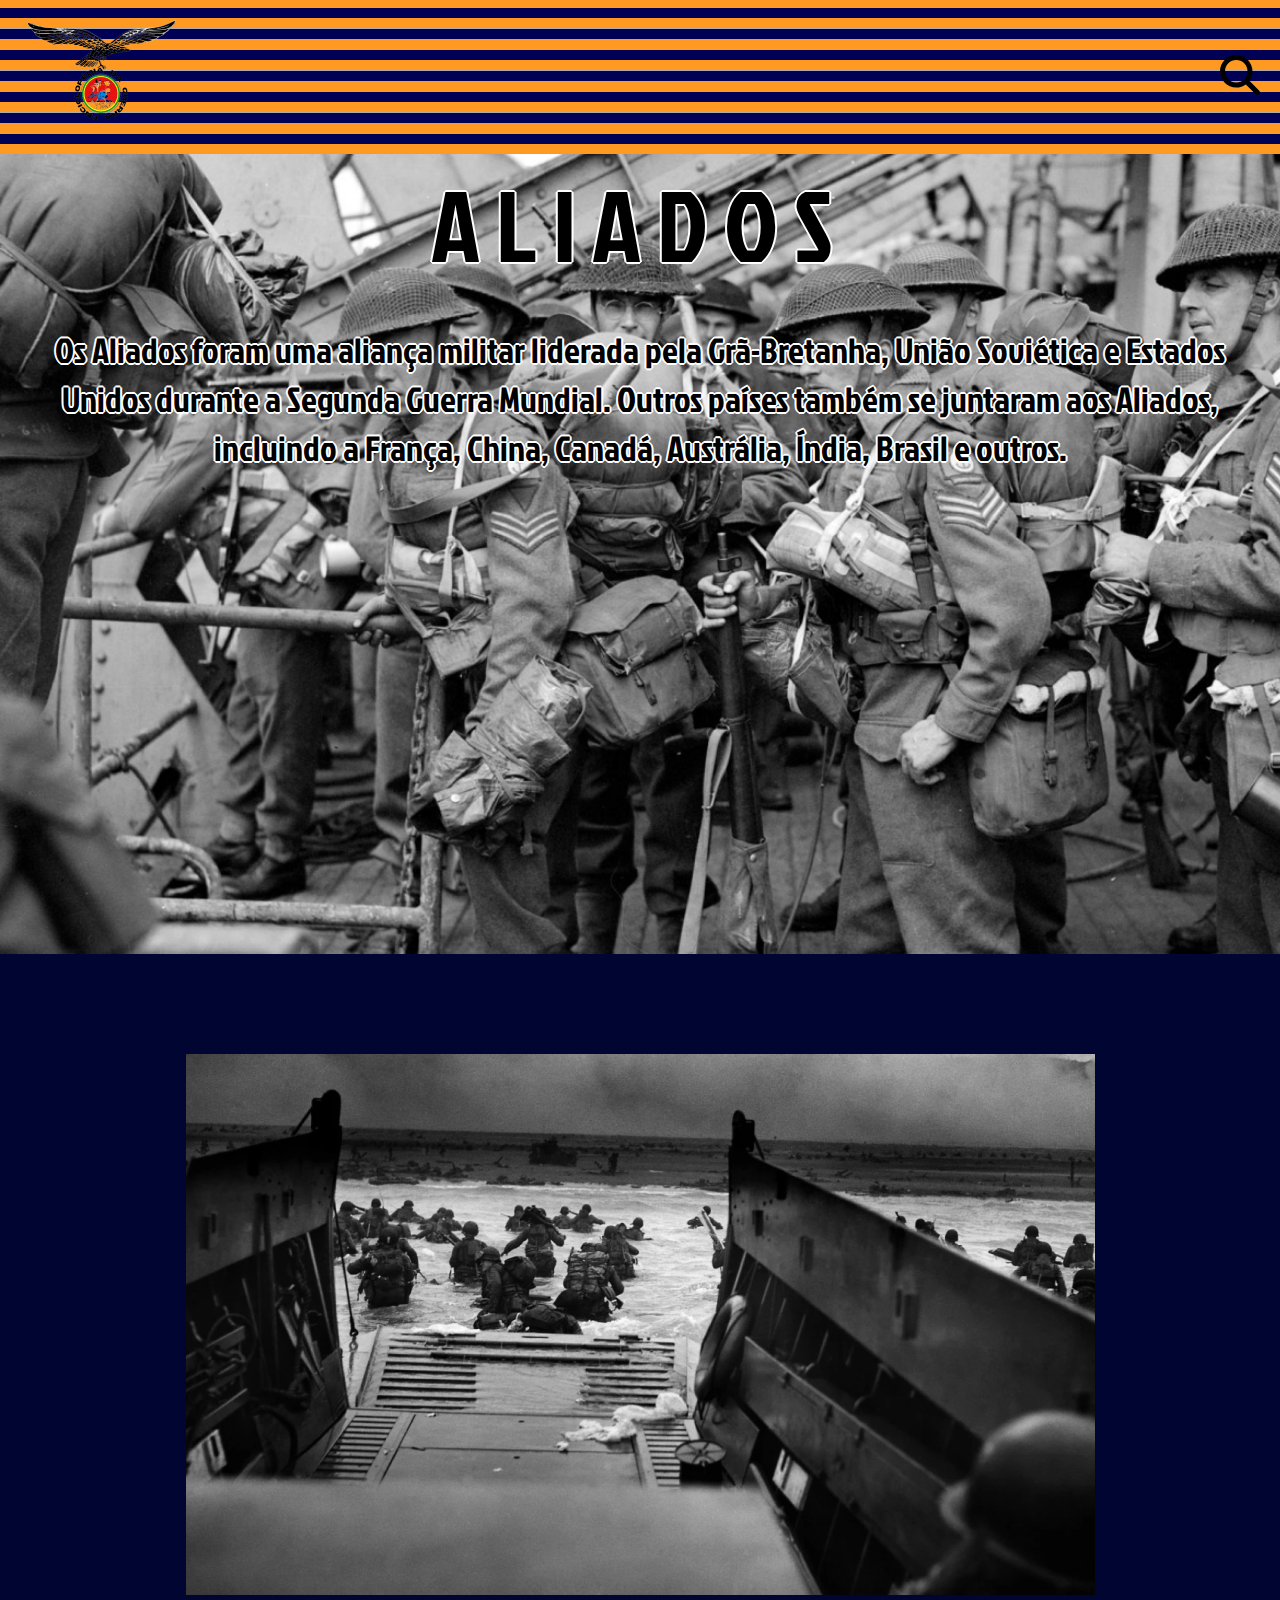
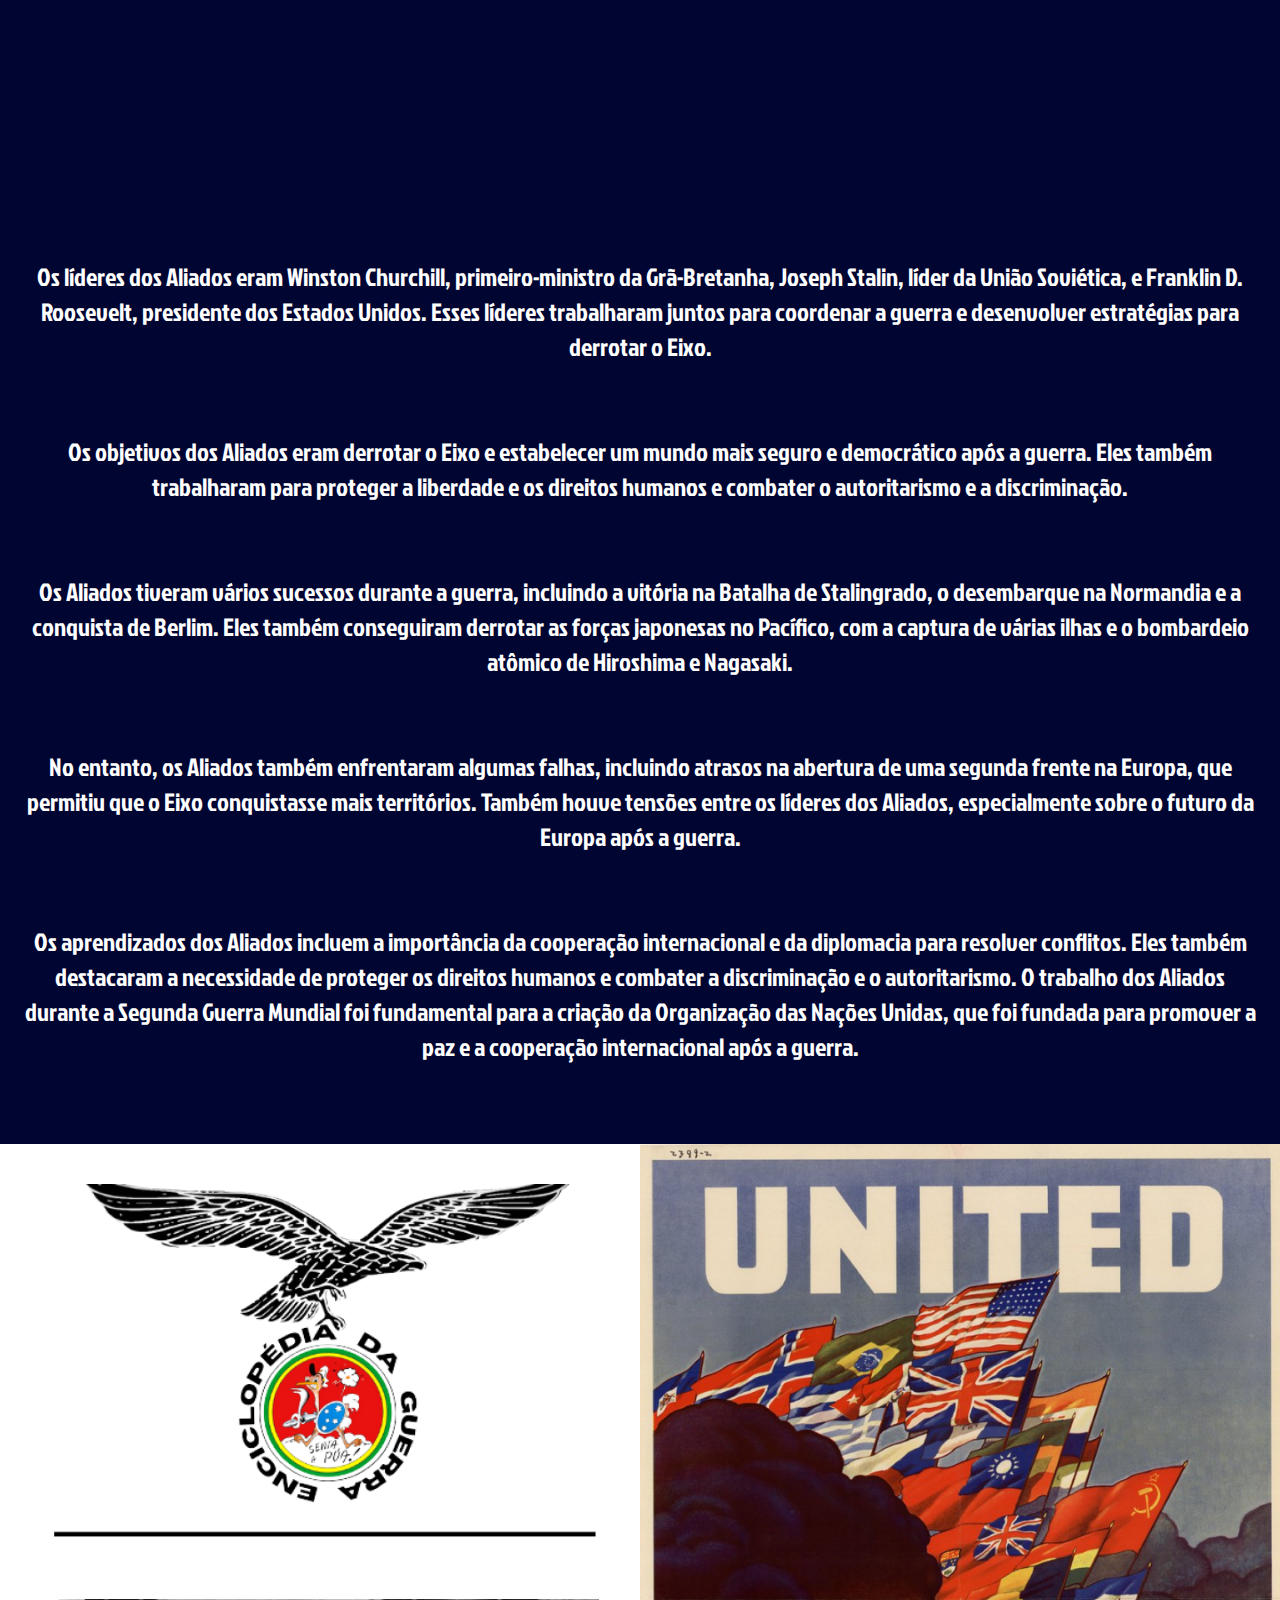
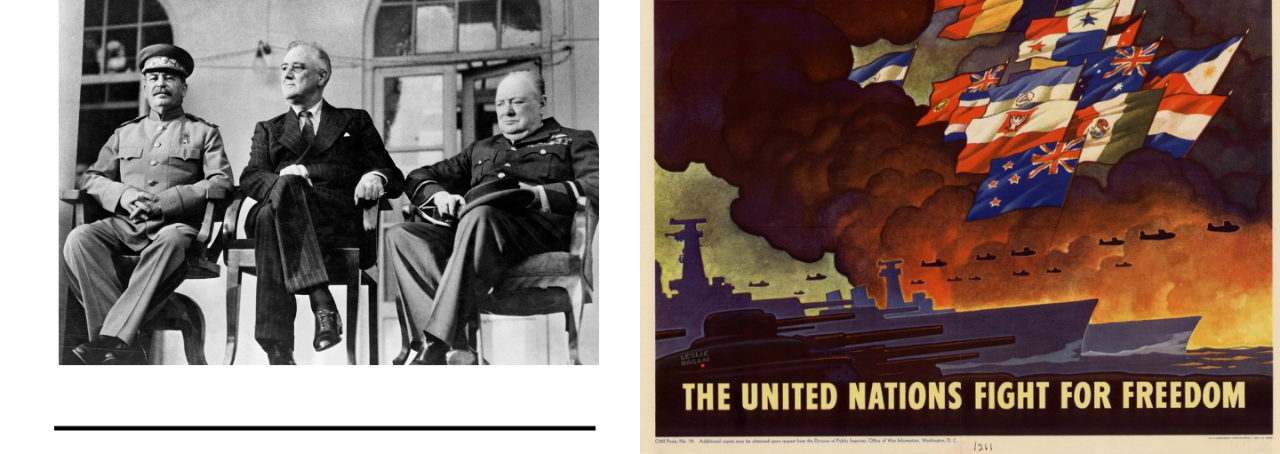
<file: SegundaGM/html/index.html>
<!DOCTYPE html>
<html lang="pt-br">

<head>
    <meta charset="UTF-8">
    <meta http-equiv="X-UA-Compatible" content="IE=edge">
    <meta name="viewport" content="width=device-width, initial-scale=1.0">
    <link rel="stylesheet" href="../css/float.css">
    <link rel="preconnect" href="https://fonts.googleapis.com">
    <link rel="preconnect" href="https://fonts.gstatic.com" crossorigin>
    <link href="https://fonts.googleapis.com/css2?family=Jockey+One&display=swap" rel="stylesheet">

    <title>Document</title>
</head>

<body>
    <header id="cabecalho">
        <img class="logo-empresa" src="../imagens/logoempresa.png" alt="">

        <div>
            <img class="lupa" src="../imagens/lupa.svg" alt="">
        </div>
    </header>
    <main id="conteudo-principal">
        <div class="foto-soldado">

            <h1 class="texto-inicio">A L I A D O S</h1>

            <div class="texto">
                <p> Os Aliados foram uma aliança militar liderada pela Grã-Bretanha, União Soviética e Estados Unidos durante a Segunda Guerra Mundial. Outros países também se juntaram aos Aliados, incluindo a França, China, Canadá, Austrália, Índia, Brasil e outros.</p>
            </div>
        </div>


        <div id="parte-baixo">
            <figure class="foto1">
                <img src="../imagens/desembarquenormandia.png" alt="">
            </figure>
            <div class="texto-baixo">
                <p> 
                    <br>
                    Os líderes dos Aliados eram Winston Churchill, primeiro-ministro da Grã-Bretanha, Joseph Stalin, líder da União Soviética, e Franklin D. Roosevelt, presidente dos Estados Unidos. Esses líderes trabalharam juntos para coordenar a guerra e desenvolver estratégias para derrotar o Eixo.
                    <br>
                    <br>
                    <br>
                    Os objetivos dos Aliados eram derrotar o Eixo e estabelecer um mundo mais seguro e democrático após a guerra. Eles também trabalharam para proteger a liberdade e os direitos humanos e combater o autoritarismo e a discriminação.
                    <br>
                    <br>
                    <br>
                    Os Aliados tiveram vários sucessos durante a guerra, incluindo a vitória na Batalha de Stalingrado, o desembarque na Normandia e a conquista de Berlim. Eles também conseguiram derrotar as forças japonesas no Pacífico, com a captura de várias ilhas e o bombardeio atômico de Hiroshima e Nagasaki.
                    <br>
                    <br>
                    <br>
                    No entanto, os Aliados também enfrentaram algumas falhas, incluindo atrasos na abertura de uma segunda frente na Europa, que permitiu que o Eixo conquistasse mais territórios. Também houve tensões entre os líderes dos Aliados, especialmente sobre o futuro da Europa após a guerra.
                    <br>
                    <br>
                    <br>
                    Os aprendizados dos Aliados incluem a importância da cooperação internacional e da diplomacia para resolver conflitos. Eles também destacaram a necessidade de proteger os direitos humanos e combater a discriminação e o autoritarismo. O trabalho dos Aliados durante a Segunda Guerra Mundial foi fundamental para a criação da Organização das Nações Unidas, que foi fundada para promover a paz e a cooperação internacional após a guerra.
                </p>
            </div>
            </div>
            <div class="parte-branca">
                   <img class="imagem-1" src="../imagens/final.png" alt="">
            </div>
        </div>
        </div>
    </main>
</body>

</html>
</file>
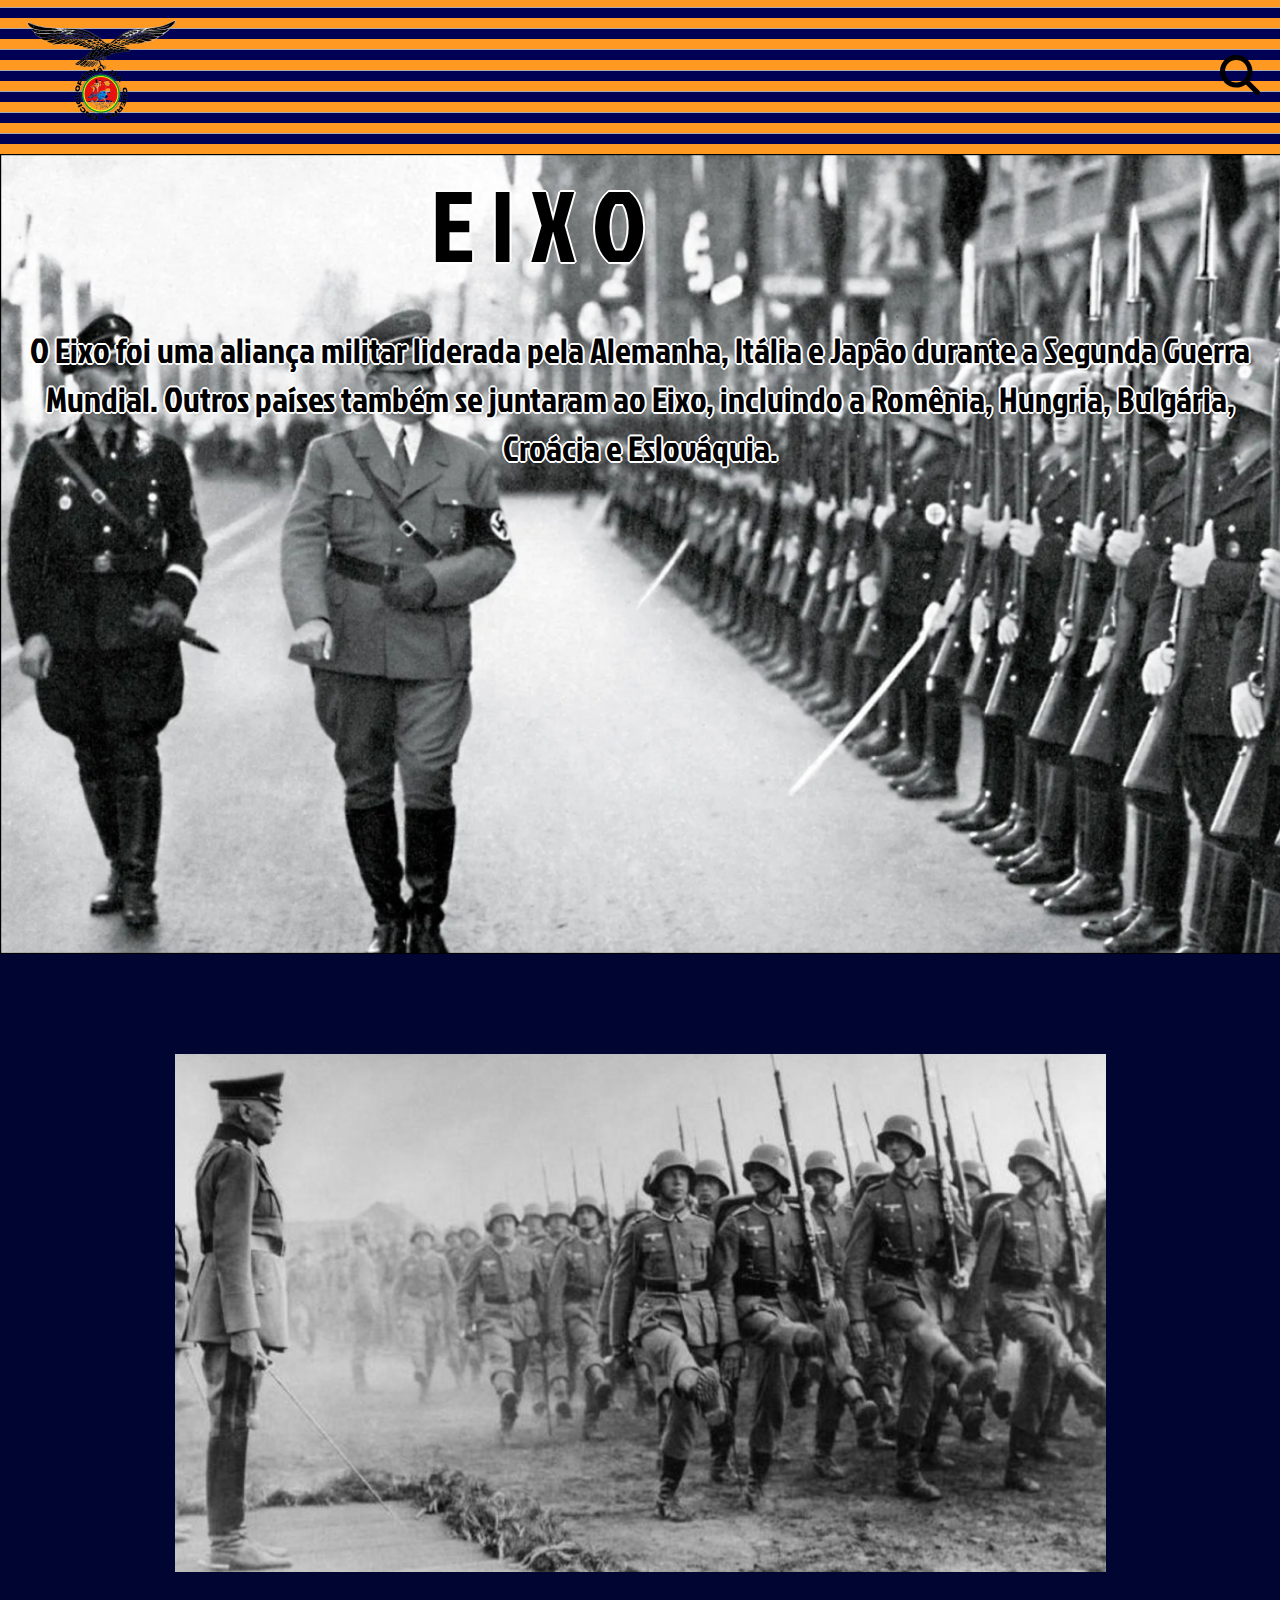
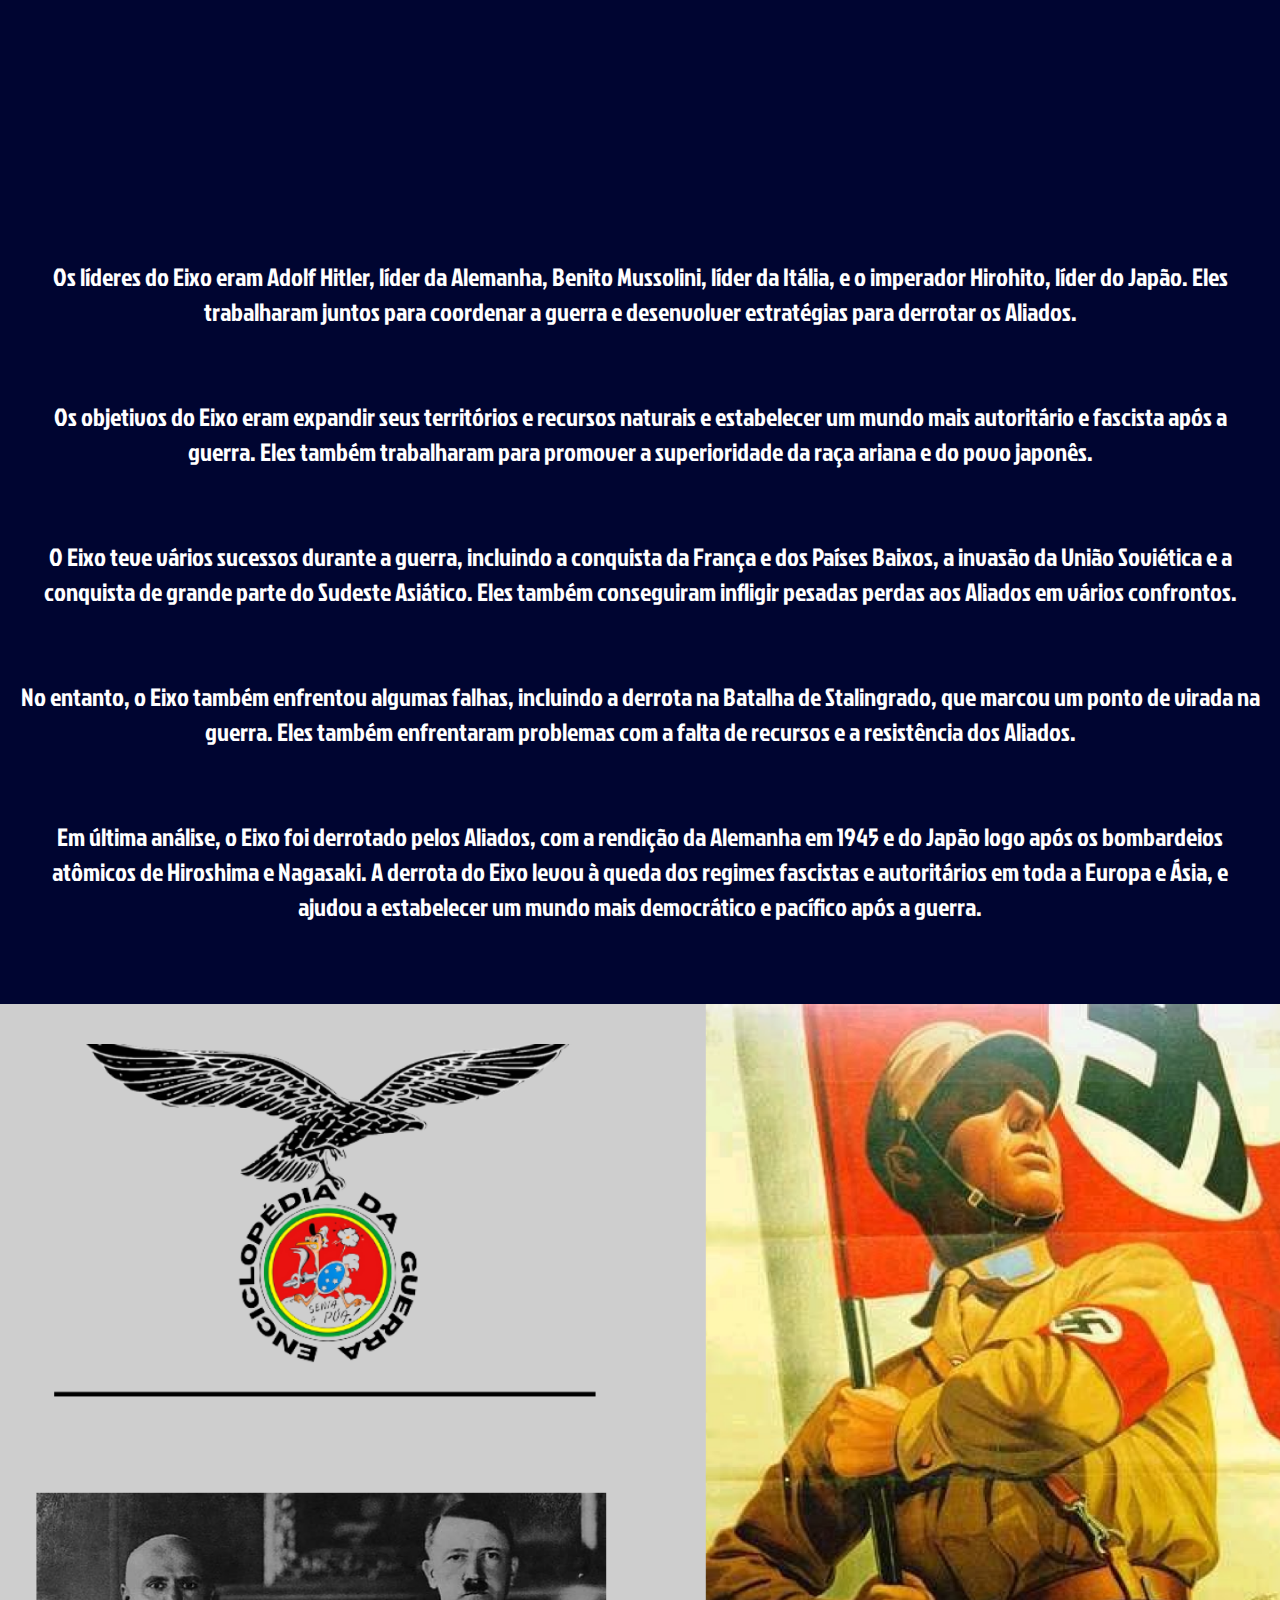
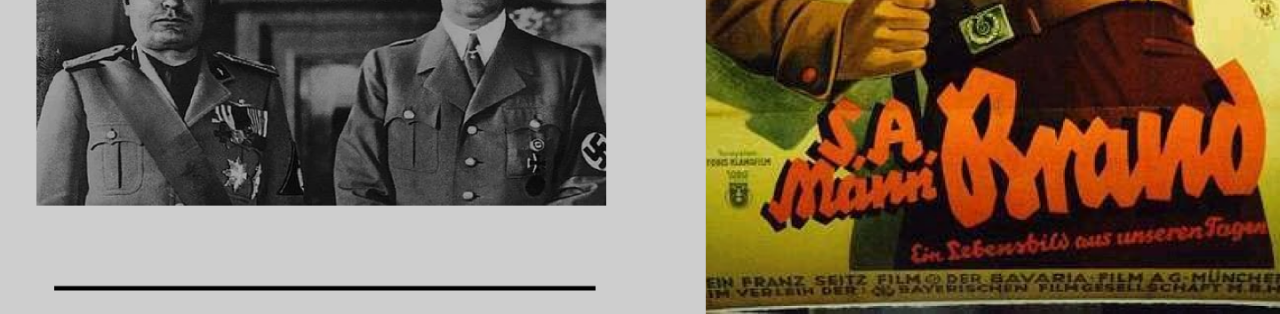
<file: SegundaGM/html/indexx.html>
<!DOCTYPE html>
<html lang="pt-br">

<head>
    <meta charset="UTF-8">
    <meta http-equiv="X-UA-Compatible" content="IE=edge">
    <meta name="viewport" content="width=device-width, initial-scale=1.0">
    <link rel="stylesheet" href="../css/floatt.css">
    <link rel="preconnect" href="https://fonts.googleapis.com">
    <link rel="preconnect" href="https://fonts.gstatic.com" crossorigin>
    <link href="https://fonts.googleapis.com/css2?family=Jockey+One&display=swap" rel="stylesheet">

    <title>Document</title>
</head>

<body>
    <header id="cabecalho">
        <img class="logo-empresa" src="../imagens/logoempresa.png" alt="">

        <div>
            <img class="lupa" src="../imagens/lupa.svg" alt="">
        </div>
    </header>
    <main id="conteudo-principal">
        <div class="foto-soldado">

            <h1 class="texto-inicio">E I X O </h1>

            <div class="texto">
                <p> O Eixo foi uma aliança militar liderada pela Alemanha, Itália e Japão durante a Segunda Guerra Mundial. Outros países também se juntaram ao Eixo, incluindo a Romênia, Hungria, Bulgária, Croácia e Eslováquia.</p>
            </div>
        </div>


        <div id="parte-baixo">
            <figure class="foto1">
                <img src="../imagens/exercitonazi.png" alt="">
            </figure>
            <div class="texto-baixo">
                <p> 
                    <br>
                    Os líderes do Eixo eram Adolf Hitler, líder da Alemanha, Benito Mussolini, líder da Itália, e o imperador Hirohito, líder do Japão. Eles trabalharam juntos para coordenar a guerra e desenvolver estratégias para derrotar os Aliados. 
                    <br>
                    <br>
                    <br>
                    Os objetivos do Eixo eram expandir seus territórios e recursos naturais e estabelecer um mundo mais autoritário e fascista após a guerra. Eles também trabalharam para promover a superioridade da raça ariana e do povo japonês.
                    <br>
                    <br>
                    <br>
                    O Eixo teve vários sucessos durante a guerra, incluindo a conquista da França e dos Países Baixos, a invasão da União Soviética e a conquista de grande parte do Sudeste Asiático. Eles também conseguiram infligir pesadas perdas aos Aliados em vários confrontos.
                    <br>
                    <br>
                    <br>
                    No entanto, o Eixo também enfrentou algumas falhas, incluindo a derrota na Batalha de Stalingrado, que marcou um ponto de virada na guerra. Eles também enfrentaram problemas com a falta de recursos e a resistência dos Aliados.
                    <br>
                    <br>
                    <br>
                    Em última análise, o Eixo foi derrotado pelos Aliados, com a rendição da Alemanha em 1945 e do Japão logo após os bombardeios atômicos de Hiroshima e Nagasaki. A derrota do Eixo levou à queda dos regimes fascistas e autoritários em toda a Europa e Ásia, e ajudou a estabelecer um mundo mais democrático e pacífico após a guerra.
                </p>
            </div>
            </div>
            <div class="parte-branca">
                   <img class="imagem-1" src="../imagens/final2.png" alt="">
            </div>
        </div>
        </div>
    </main>
</body>

</html>
</file>
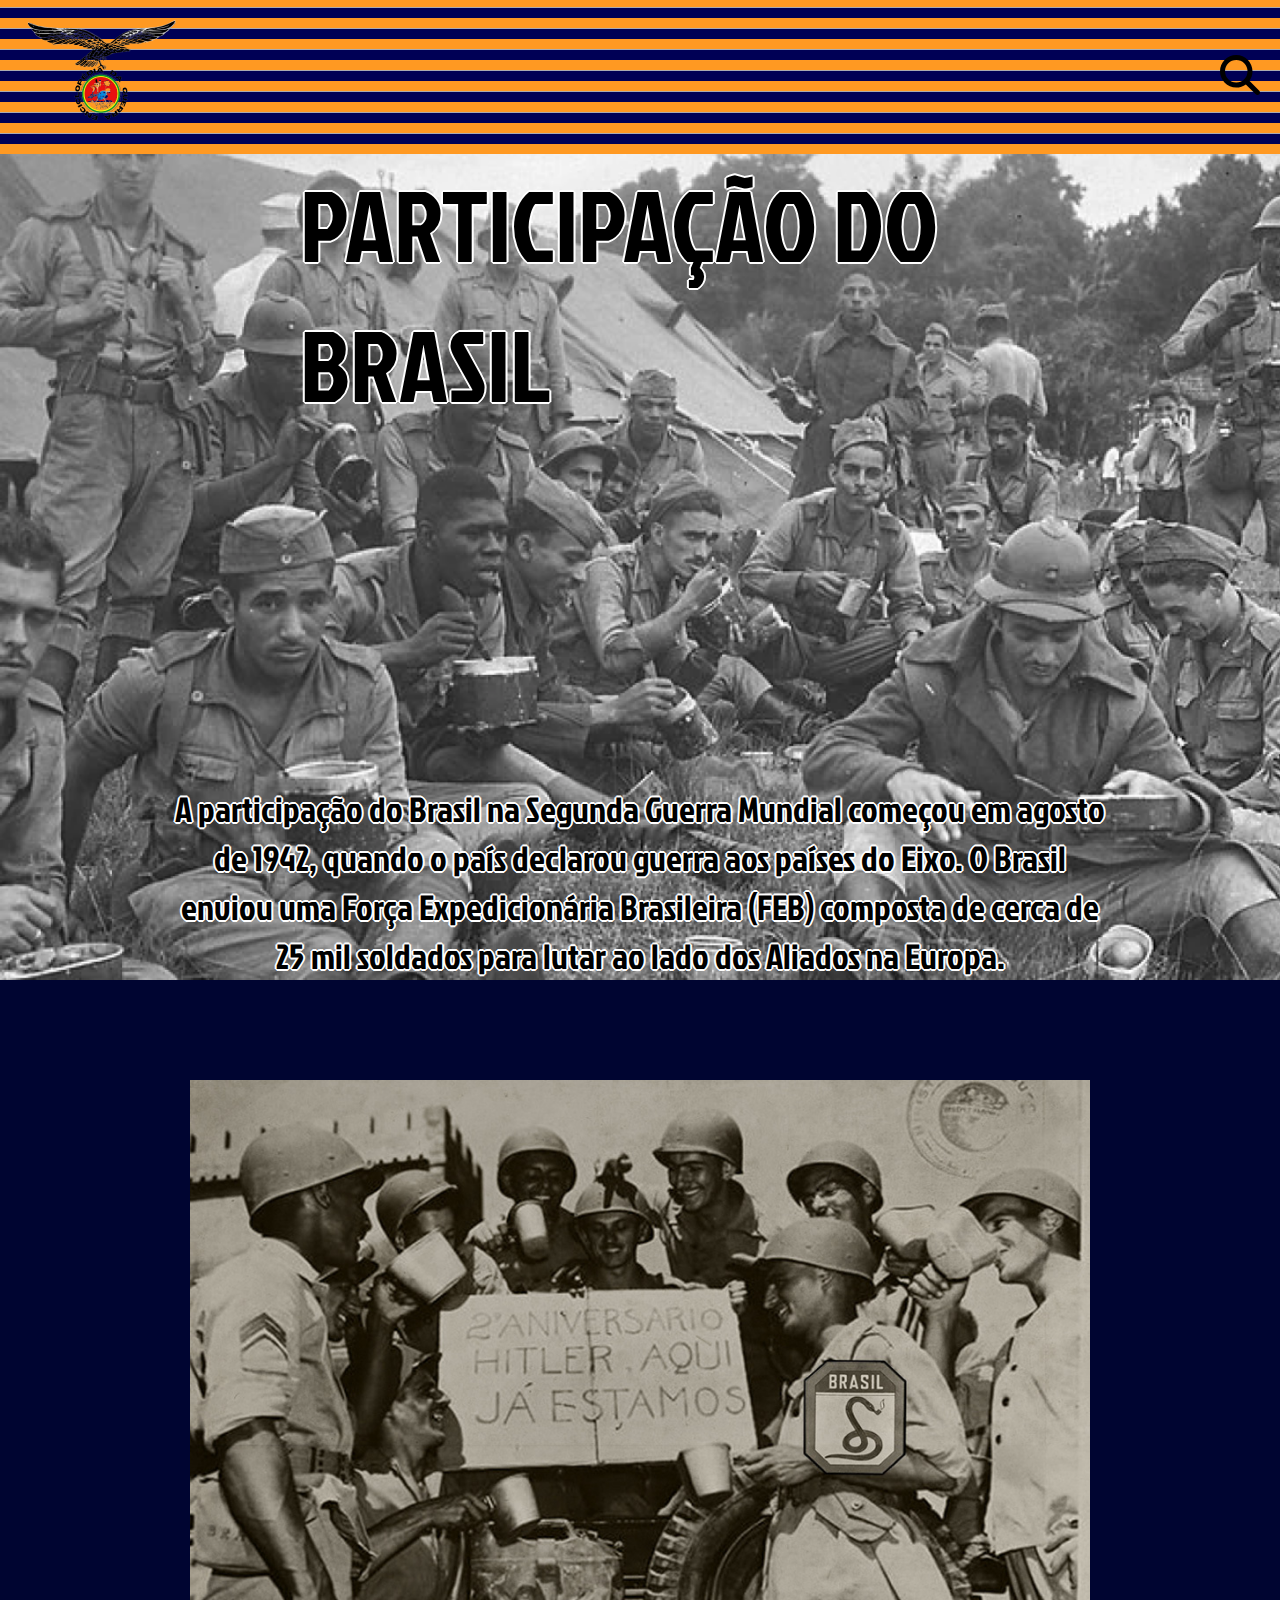
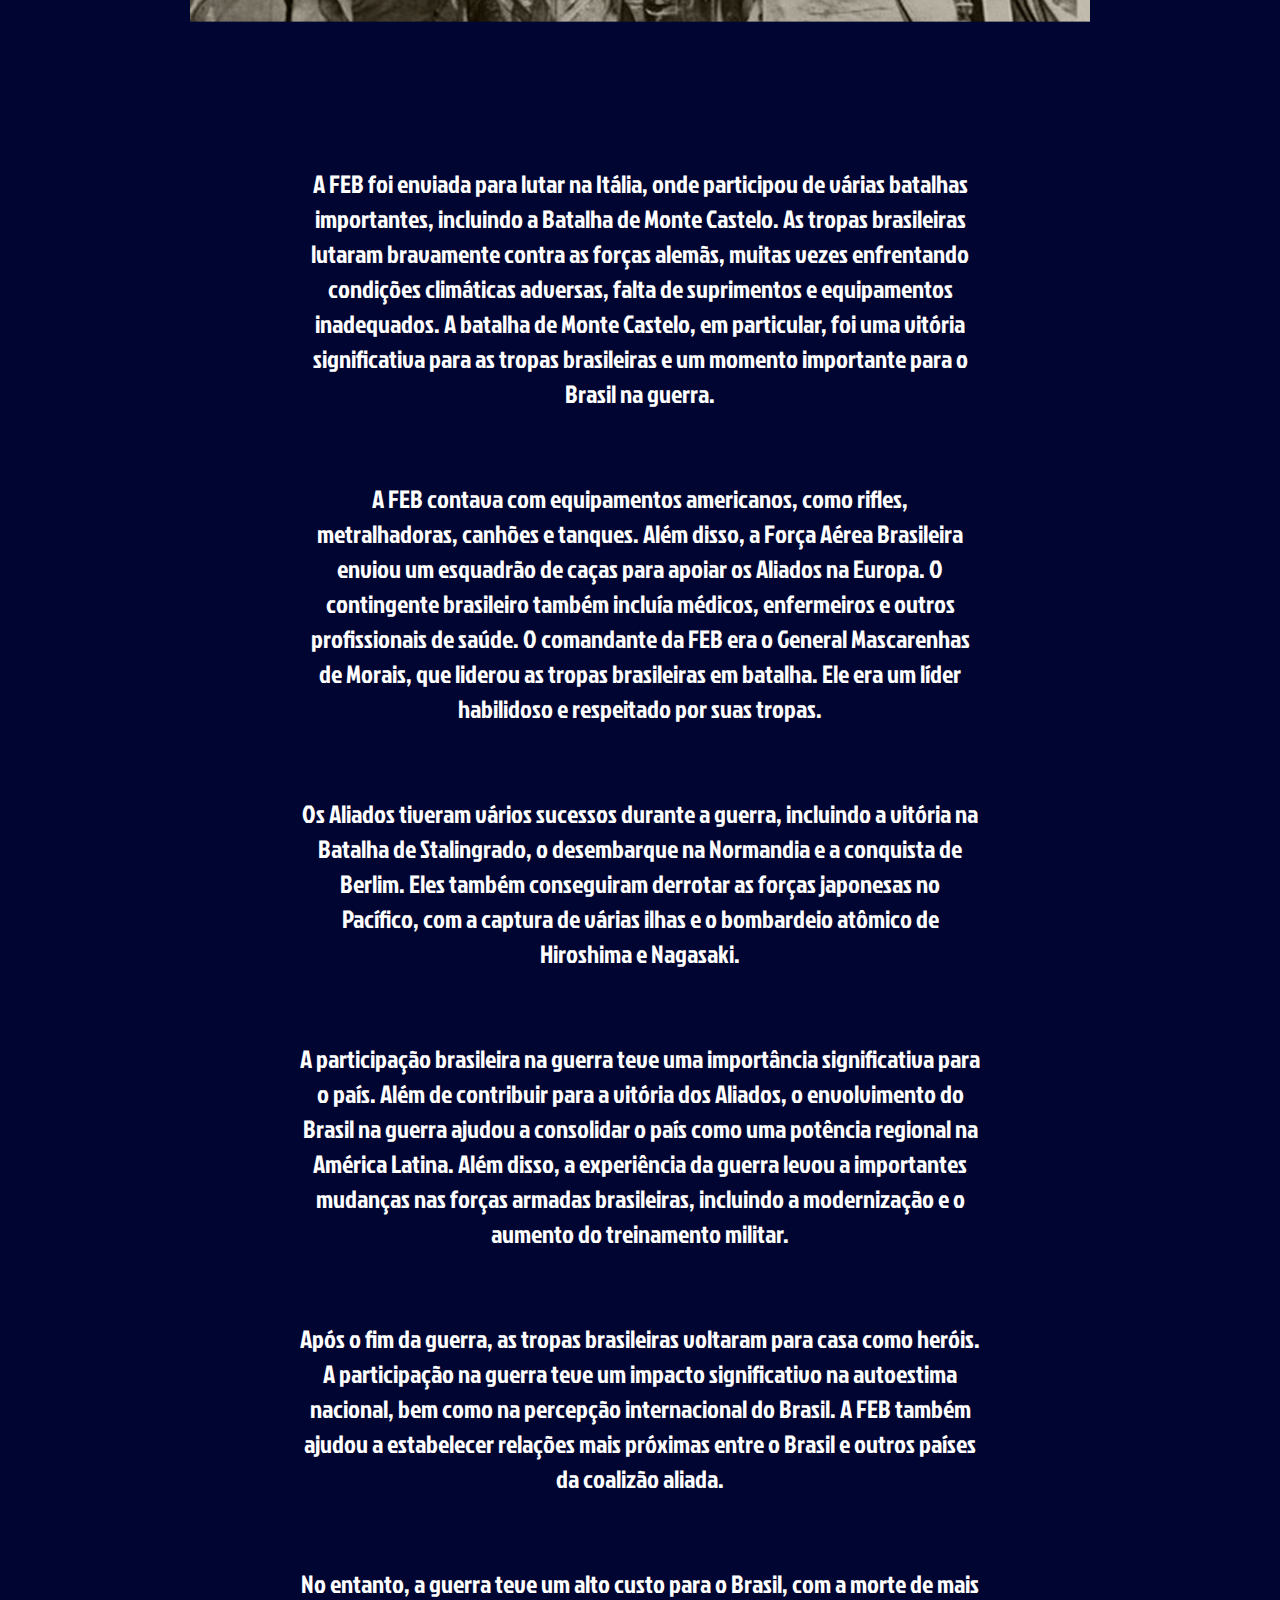
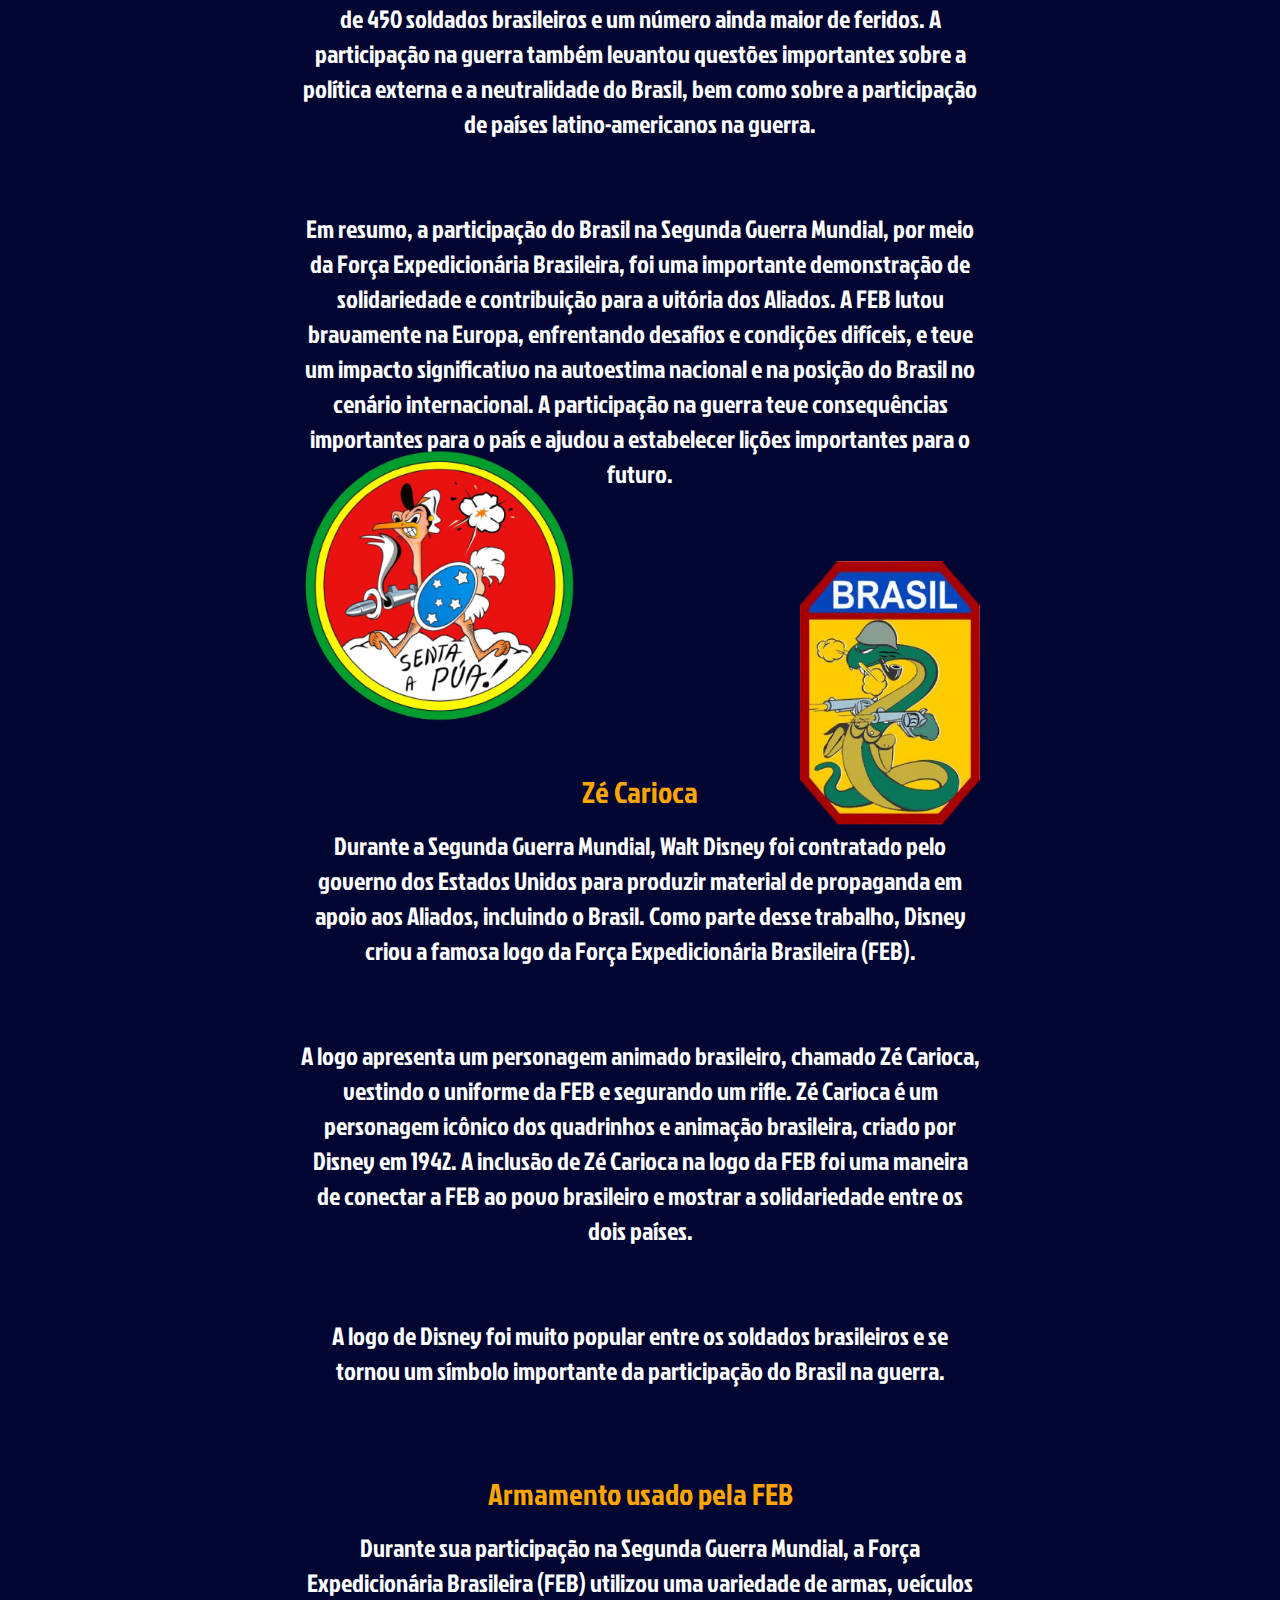
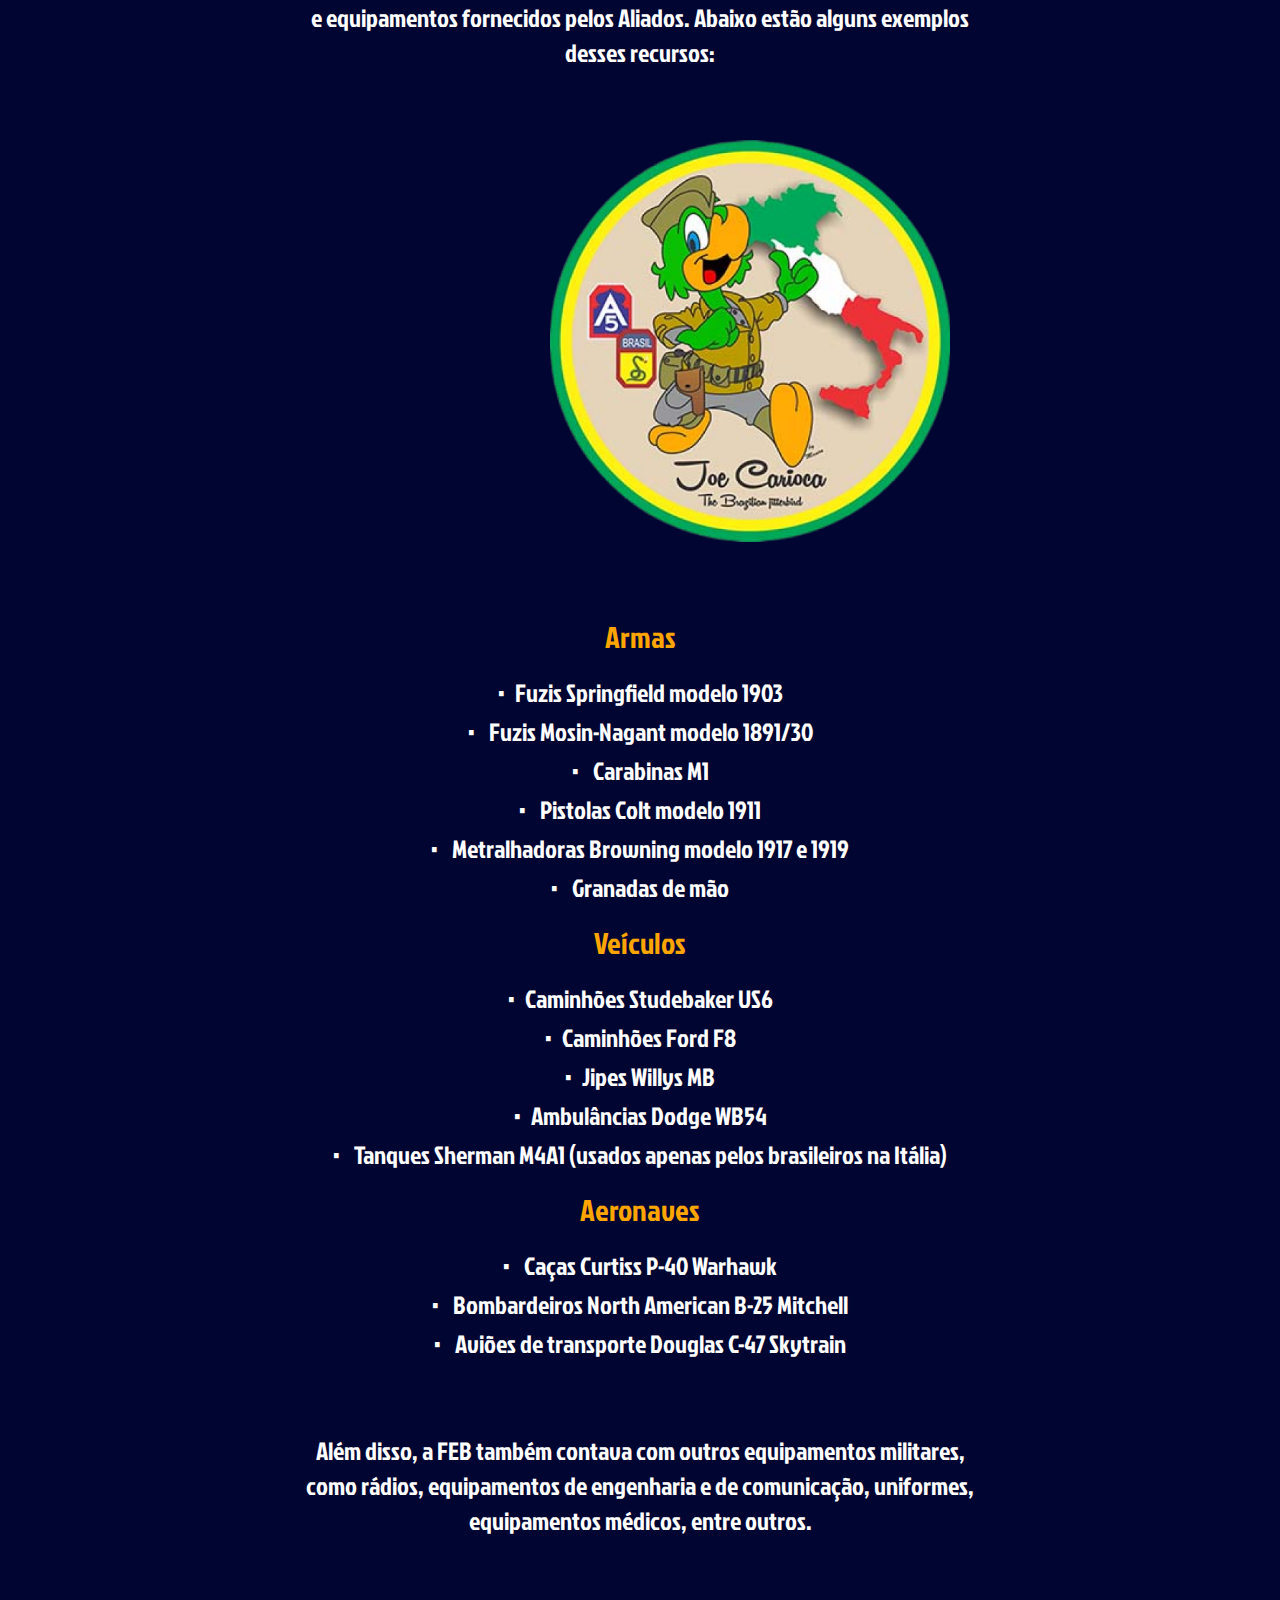
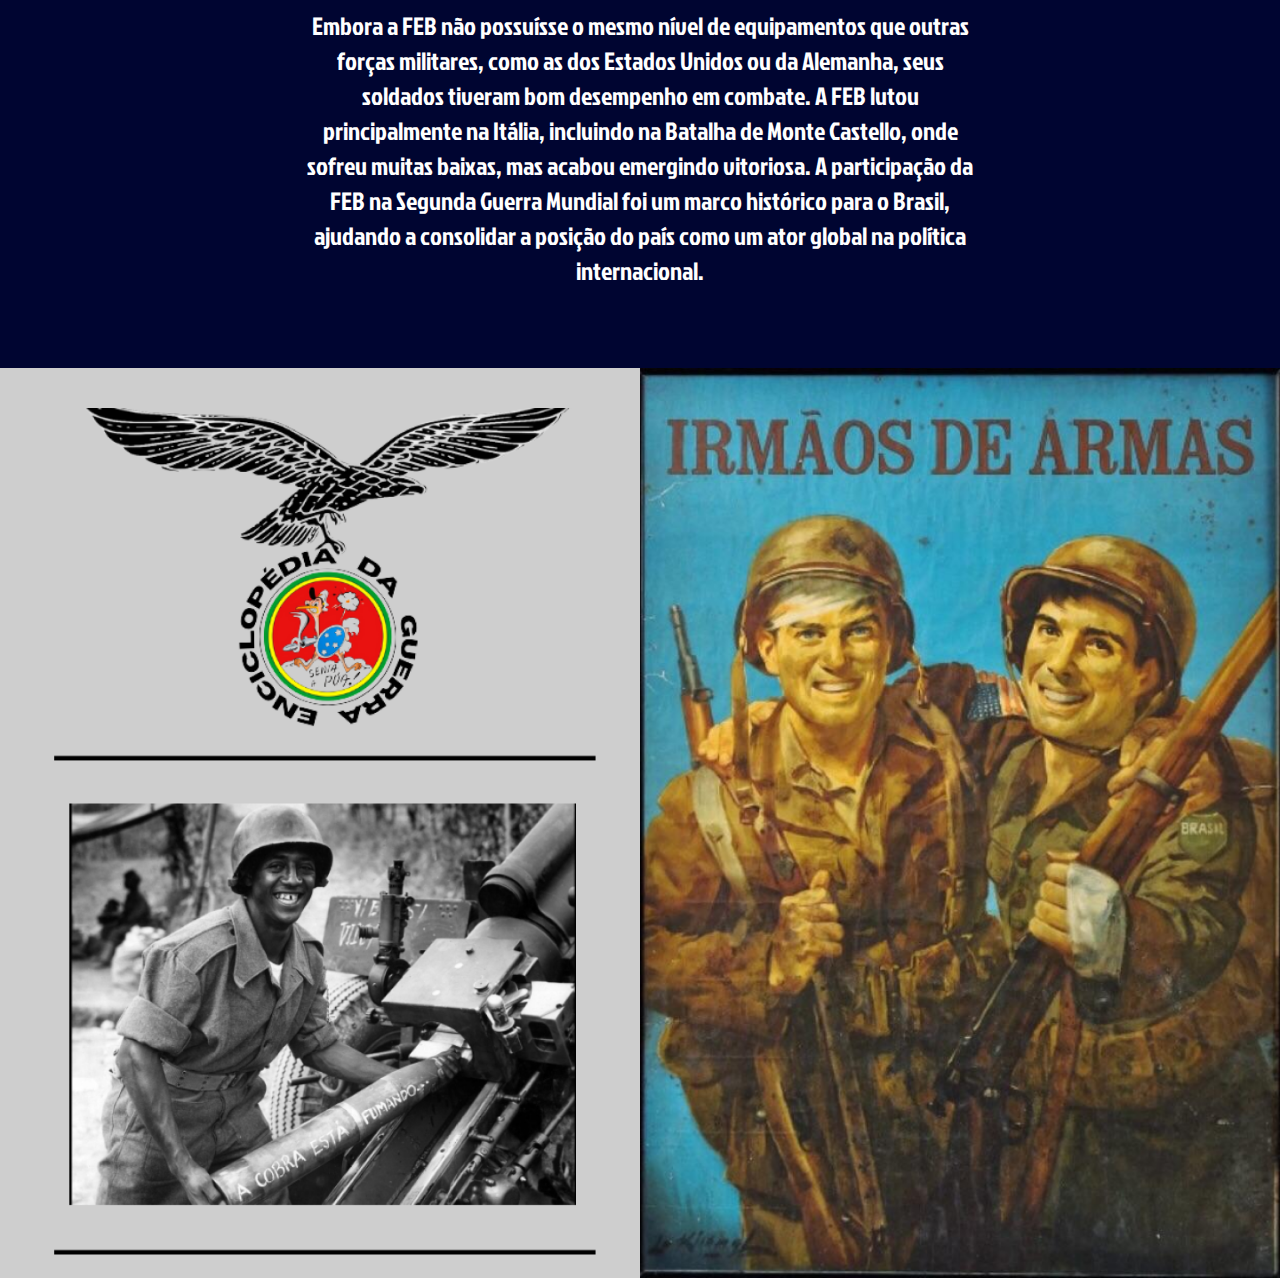
<file: SegundaGM/html/indexxx.html>
<!DOCTYPE html>
<html lang="pt-br">

<head>
    <meta charset="UTF-8">
    <meta http-equiv="X-UA-Compatible" content="IE=edge">
    <meta name="viewport" content="width=device-width, initial-scale=1.0">
    <link rel="stylesheet" href="../css/floattt.css">
    <link rel="preconnect" href="https://fonts.googleapis.com">
    <link rel="preconnect" href="https://fonts.gstatic.com" crossorigin>
    <link href="https://fonts.googleapis.com/css2?family=Jockey+One&display=swap" rel="stylesheet">

    <title>Document</title>
</head>

<body>
    <header id="cabecalho">
        <img class="logo-empresa" src="../imagens/logoempresa.png" alt="">

        <div>
            <img class="lupa" src="../imagens/lupa.svg" alt="">
        </div>
    </header>
    <main id="conteudo-principal">
        <div class="foto-soldado">

            <h1 class="texto-inicio">PARTICIPAÇÃO  DO  BRASIL </h1>

            <div class="texto">
                <p> A participação do Brasil na Segunda Guerra Mundial começou em agosto de 1942, quando o país declarou
                    guerra aos países do Eixo. O Brasil enviou uma Força Expedicionária Brasileira (FEB) composta de
                    cerca de 25 mil soldados para lutar ao lado dos Aliados na Europa.</p>
            </div>
        </div>


        <div id="parte-baixo">
            <figure class="foto1">
                <img src="../imagens/aniversariofeb.png" alt="">
            </figure>
            <div class="texto-baixo">
                <p>

                    <p> A FEB foi enviada para lutar na Itália, onde participou de várias batalhas importantes, incluindo a
                    Batalha de Monte Castelo. As tropas brasileiras lutaram bravamente contra as forças alemãs, muitas
                    vezes enfrentando condições climáticas adversas, falta de suprimentos e equipamentos inadequados. A
                    batalha de Monte Castelo, em particular, foi uma vitória significativa para as tropas brasileiras e
                    um momento importante para o Brasil na guerra. </p>

                    <p>A FEB contava com equipamentos americanos, como rifles, metralhadoras, canhões e tanques. Além
                    disso, a Força Aérea Brasileira enviou um esquadrão de caças para apoiar os Aliados na Europa. O
                    contingente brasileiro também incluía médicos, enfermeiros e outros profissionais de saúde. O
                    comandante da FEB era o General Mascarenhas de Morais, que liderou as tropas brasileiras em batalha.
                    Ele era um líder habilidoso e respeitado por suas tropas. </p> 

                    <p>Os Aliados tiveram vários sucessos durante a guerra, incluindo a vitória na Batalha de Stalingrado,
                    o desembarque na Normandia e a conquista de Berlim. Eles também conseguiram derrotar as forças
                    japonesas no Pacífico, com a captura de várias ilhas e o bombardeio atômico de Hiroshima e Nagasaki. </p> 

                    <p>A participação brasileira na guerra teve uma importância significativa para o país. Além de
                    contribuir para a vitória dos Aliados, o envolvimento do Brasil na guerra ajudou a consolidar o país
                    como uma potência regional na América Latina. Além disso, a experiência da guerra levou a
                    importantes mudanças nas forças armadas brasileiras, incluindo a modernização e o aumento do
                    treinamento militar. </p> 

                    <p> Após o fim da guerra, as tropas brasileiras voltaram para casa como heróis. A participação na guerra
                    teve um impacto significativo na autoestima nacional, bem como na percepção internacional do Brasil.
                    A FEB também ajudou a estabelecer relações mais próximas entre o Brasil e outros países da coalizão
                    aliada. </p> 

                    <p> No entanto, a guerra teve um alto custo para o Brasil, com a morte de mais de 450 soldados
                    brasileiros e um número ainda maior de feridos. A participação na guerra também levantou questões
                    importantes sobre a política externa e a neutralidade do Brasil, bem como sobre a participação de
                    países latino-americanos na guerra. </p>

                    <p> Em resumo, a participação do Brasil na Segunda Guerra Mundial, por meio da Força Expedicionária
                    Brasileira, foi uma importante demonstração de solidariedade e contribuição para a vitória dos
                    Aliados. A FEB lutou bravamente na Europa, enfrentando desafios e condições difíceis, e teve um
                    impacto significativo na autoestima nacional e na posição do Brasil no cenário internacional. A
                    participação na guerra teve consequências importantes para o país e ajudou a estabelecer lições
                    importantes para o futuro. </p>

                    <figure class="fotocobra">
                        <img src="../imagens/cobrafumando.png" alt="">
                    </figure>

                    <figure class="fotopua">
                        <img src="../imagens/sentapua.png" alt="">
                    </figure>

                    <div class="laranja"> Zé Carioca</div>

                    <p> Durante a Segunda Guerra Mundial, Walt Disney foi contratado pelo governo dos Estados Unidos para
                    produzir material de propaganda em apoio aos Aliados, incluindo o Brasil. Como parte desse trabalho,
                    Disney criou a famosa logo da Força Expedicionária Brasileira (FEB). </p>

                    <p> A logo apresenta um personagem animado brasileiro, chamado Zé Carioca, vestindo o uniforme da FEB e
                    segurando um rifle. Zé Carioca é um personagem icônico dos quadrinhos e animação brasileira, criado por
                    Disney em 1942. A inclusão de Zé Carioca na logo da FEB foi uma maneira de conectar a FEB ao povo
                    brasileiro e mostrar a solidariedade entre os dois países. </p>

                    <p>A logo de Disney foi muito popular entre os soldados brasileiros e se tornou um símbolo importante da
                    participação do Brasil na guerra. </p>

                    <div class="laranja"> Armamento usado pela FEB</div>

                    <p> Durante sua participação na Segunda Guerra Mundial, a Força Expedicionária Brasileira (FEB) utilizou uma
                    variedade de armas, veículos e equipamentos fornecidos pelos Aliados. Abaixo estão alguns exemplos
                    desses recursos:</p>

                    <figure class="fotocarioca">
                        <img src="../imagens/zecarioca.png" alt="">
                    </figure>

                    <div class="laranja"> Armas</div>

                    <ul>
                        <li>Fuzis Springfield modelo 1903</li>
                        <li> Fuzis Mosin-Nagant modelo 1891/30</li>
                        <li> Carabinas M1 </li>
                        <li> Pistolas Colt modelo 1911 </li>
                        <li> Metralhadoras Browning modelo 1917 e 1919 </li>
                        <li> Granadas de mão </li>
                    </ul>

                    <div class="laranja"> Veículos</div>

                    <ul>
                        <li>Caminhões Studebaker US6</li>
                        <li>Caminhões Ford F8</li>
                        <li>Jipes Willys MB</li>
                        <li>Ambulâncias Dodge WB54</li>
                        <li> Tanques Sherman M4A1 (usados apenas pelos brasileiros na Itália) </li>                      
                    </ul>

                    <div class="laranja"> Aeronaves</div>
                    
                    <ul>
                        <li> Caças Curtiss P-40 Warhawk </li>
                        <li> Bombardeiros North American B-25 Mitchell </li>
                        <li> Aviões de transporte Douglas C-47 Skytrain </li>
                    </ul>
                    
                    <br>
                    <br>
                    <p> Além disso, a FEB também contava com outros equipamentos militares, como rádios, equipamentos de
                    engenharia e de comunicação, uniformes, equipamentos médicos, entre outros.</p>

                    <p> Embora a FEB não possuísse o mesmo nível de equipamentos que outras forças militares, como as dos
                    Estados Unidos ou da Alemanha, seus soldados tiveram bom desempenho em combate. A FEB lutou
                    principalmente na Itália, incluindo na Batalha de Monte Castello, onde sofreu muitas baixas, mas acabou
                    emergindo vitoriosa. A participação da FEB na Segunda Guerra Mundial foi um marco histórico para o
                    Brasil, ajudando a consolidar a posição do país como um ator global na política internacional. </p> 
            </div>
            <div class="parte-branca">
                <img class="imagem-1" src="../imagens/euabrasilbanner.png" alt="">
            </div>
        </div>
        </div>
    </main>
</body>

</html>
<div></div>
</file>
<file: SegundaGM/css/float.css>
* {
    margin: 0;
    padding: 0;
}

img {
    max-width: 100%;
}

#cabecalho {
    background-image: url(../imagens/duaslinhas.png);
    background-repeat-y: no-repeat;
    background-position: left bottom;
}

#cabecalho {
    height: 154px;
    background-color: #ABABB1;
    display: flex;
    align-items: center;
    justify-content: space-between;
    padding: 0px 20px;
}

.logo-empresa {
    width: 160px;
    margin-bottom: 10px;
}

.lupa {
    width: 40px;
}


main {
    width: 100%;
}

.texto-inicio {
    width: 419px;
    height: 121px;
    margin-left: 525px;
    font-family: 'Jockey One';
    font-style: normal;
    font-weight: 400;
    font-size: 100px;
    line-height: 140px;
    text-shadow: 2px 0 #fff, -2px 0 #fff, 0 2px #fff, 0 -2px #fff, 1px 1px #fff, -1px -1px #fff, 1px -1px #fff, -1px 1px #fff;
}

.texto p {
    display: flex;
    justify-content: center;
    align-items: center;
    text-align: center;
    padding-top: 350px;
    font-family: 'Jockey One', sans-serif;
    font-size: 35px;
    color: #000000;
    padding-left: 170px;
    padding-right: 170px;
    text-shadow: 2px 0 #fff, -2px 0 #fff, 0 2px #fff, 0 -2px #fff, 1px 1px #fff, -1px -1px #fff, 1px -1px #fff, -1px 1px #fff;

}


.linha h3 {
    text-align: center;
    font-size: 40px;
    font-family: 'Jockey One', sans-serif;

}

.linha-tempo ul {
    gap: 10px;
    margin: 20px 0px 0px;
    display: grid;
    grid-template-columns: repeat(3, 1fr);
    list-style-type: none;
}

.linha-tempo h4 {
    width: 52px;
    height: 52px;
    background: #0D0D0D;
    border-radius: 50%;
    color: white;
    display: flex;
    align-items: center;
    justify-content: center;
    margin: 0 auto;
    z-index: 2;
    position: relative;
}

.linha-tempo p {
    font-size: 25px;
}

#parte-baixo {
    background-color: #000531;

}

.foto1 {
    text-align: center;
    padding-top: 100px;
}

.texto-baixo {
    margin-top: 60px;
    color: white;
    font-family: 'Jockey One';
    font-style: normal;
    font-size: 25px;
    padding: 10px 20px;
    text-align: center;
    padding-left: 300px;
    padding-right: 300px;
}

.texto-baixo p {
    margin-bottom: 70px;
}

.foto-soldado {
    width: 100%;
    min-height: calc(100vh - 100px);
    background-image: url(../imagens/soldadosbritanicos.png);
    background-size: cover;

}

.parte-branca {
    width: 100%;
    background-color: white;
    display: flex;
    justify-content: space-between;

}

.imagem-1 {
    width: 100%;
    left: 0px;
    top: 0px;
}

@media (max-width: 769px) {
}
* {
    margin: 0;
    padding: 0;
    box-sizing: border-box;
}
#cabecalho {
    height: 154px;
    background-color: #ABABB1;
    display: flex;
    align-items: center;
    justify-content: space-between;
    padding: 0px 20px;
}

.logo-empresa {
    width: 100%;
    max-width: 160px;
    margin-bottom: 10px;
}

.lupa {
    width: 40px;
}

/* Define styles for main section */
main {
    width: 100%;
}

.texto-inicio {
    width: 100%;
    max-width: 419px;
    height: 121px;
    margin: 0 auto;
    font-family: 'Jockey One';
    font-style: normal;
    font-weight: 400;
    font-size: 100px;
    line-height: 140px;
    text-shadow: 2px 0 #fff, -2px 0 #fff, 0 2px #fff, 0 -2px #fff, 1px 1px #fff, -1px -1px #fff, 1px -1px #fff, -1px 1px #fff;
}

.texto p {
    display: flex;
    justify-content: center;
    align-items: center;
    text-align: center;
    font-family: 'Jockey One', sans-serif;
    font-size: 35px;
    color: #000000;
    padding: 50px 20px;
    text-shadow: 2px 0 #fff, -2px 0 #fff, 0 2px #fff, 0 -2px #fff, 1px 1px #fff, -1px -1px #fff, 1px -1px #fff, -1px 1px #fff;
}

.linha h3 {
    text-align: center;
    font-size: 40px;
    font-family: 'Jockey One', sans-serif;
}

.linha-tempo ul {
    gap: 10px;
    margin: 20px 0px 0px;
    display: grid;
    grid-template-columns: repeat(auto-fit, minmax(250px, 1fr));
    list-style-type: none;
}

.linha-tempo h4 {
    width: 52px;
    height: 52px;
    background: #0D0D0D;
    border-radius: 50%;
    color: white;
    display: flex;
    align-items: center;
    justify-content: center;
    margin: 0 auto;
    z-index: 2;
    position: relative;
}

.linha-tempo p {
    font-size: 25px;
}

/* Define styles for footer section */
#parte-baixo {
    background-color: #000531;
}

.foto1 {
    text-align: center;
    padding-top: 100px;
    width: 100%;
    min-height: calc(100vh - 100px);
}

.texto-baixo {
    color: white;
    font-family: 'Jockey One';
    font-style: normal;
    font-size: 25px;
    padding: 10px 20px;
    text-align: center;
}

.texto-baixo p {
    margin-bottom: 70px;
}

@media (max-width: 404px) {

    .texto-inicio {
        font-size: 90px;
        text-align: center;
    }
}


@media (max-width: 376px) {
    .foto1 {
        min-height: calc(100vh - 325px);
    }

    .texto-inicio {
        font-size: 80px;
        text-align: center;
    }
}

@media (max-width: 326px) {

    .texto-inicio {
        font-size: 65px;
        text-align: center;
    }
}
</file>
<file: SegundaGM/css/floatt.css>
* {
    margin: 0;
    padding: 0;
}

img {
    max-width: 100%;
}

#cabecalho {
    background-image: url(../imagens/duaslinhas.png);
    background-repeat-y: no-repeat;
    background-position: left bottom;
}

#cabecalho {
    height: 154px;
    background-color: #ABABB1;
    display: flex;
    align-items: center;
    justify-content: space-between;
    padding: 0px 20px;
}

.logo-empresa {
    width: 160px;
    margin-bottom: 10px;
}

.lupa {
    width: 40px;
}


main {
    width: 100%;
}

.texto-inicio {
    width: 419px;
    height: 121px;
    margin-left: 525px;
    font-family: 'Jockey One';
    font-style: normal;
    font-weight: 400;
    font-size: 100px;
    line-height: 140px;
    text-shadow: 2px 0 #fff, -2px 0 #fff, 0 2px #fff, 0 -2px #fff, 1px 1px #fff, -1px -1px #fff, 1px -1px #fff, -1px 1px #fff;
}

.texto p {
    display: flex;
    justify-content: center;
    align-items: center;
    text-align: center;
    padding-top: 350px;
    font-family: 'Jockey One', sans-serif;
    font-size: 35px;
    color: #000000;
    padding-left: 170px;
    padding-right: 170px;
    text-shadow: 2px 0 #fff, -2px 0 #fff, 0 2px #fff, 0 -2px #fff, 1px 1px #fff, -1px -1px #fff, 1px -1px #fff, -1px 1px #fff;

}


.linha h3 {
    text-align: center;
    font-size: 40px;
    font-family: 'Jockey One', sans-serif;

}

.linha-tempo ul {
    gap: 10px;
    margin: 20px 0px 0px;
    display: grid;
    grid-template-columns: repeat(3, 1fr);
    list-style-type: none;
}

.linha-tempo h4 {
    width: 52px;
    height: 52px;
    background: #0D0D0D;
    border-radius: 50%;
    color: white;
    display: flex;
    align-items: center;
    justify-content: center;
    margin: 0 auto;
    z-index: 2;
    position: relative;
}

.linha-tempo p {
    font-size: 25px;
}

#parte-baixo {
    background-color: #000531;

}

.foto1 {
    text-align: center;
    padding-top: 100px;
}

.texto-baixo {
    margin-top: 60px;
    color: white;
    font-family: 'Jockey One';
    font-style: normal;
    font-size: 25px;
    padding: 10px 20px;
    text-align: center;
    padding-left: 300px;
    padding-right: 300px;
}

.texto-baixo p {
    margin-bottom: 70px;
}

.foto-soldado {
    width: 100%;
    min-height: calc(100vh - 100px);
    background-image: url(../imagens/hitler.png);
    background-size: cover;

}

.parte-branca {
    width: 100%;
    background-color: white;
    display: flex;
    justify-content: space-between;

}

.imagem-1 {
    width: 100%;
    left: 0px;
    top: 0px;
}

@media (max-width: 769px) {
}
* {
    margin: 0;
    padding: 0;
    box-sizing: border-box;
}
#cabecalho {
    height: 154px;
    background-color: #ABABB1;
    display: flex;
    align-items: center;
    justify-content: space-between;
    padding: 0px 20px;
}

.logo-empresa {
    width: 100%;
    max-width: 160px;
    margin-bottom: 10px;
}

.lupa {
    width: 40px;
}

/* Define styles for main section */
main {
    width: 100%;
}

.texto-inicio {
    width: 100%;
    max-width: 419px;
    height: 121px;
    margin: 0 auto;
    font-family: 'Jockey One';
    font-style: normal;
    font-weight: 400;
    font-size: 100px;
    line-height: 140px;
    text-shadow: 2px 0 #fff, -2px 0 #fff, 0 2px #fff, 0 -2px #fff, 1px 1px #fff, -1px -1px #fff, 1px -1px #fff, -1px 1px #fff;
}

.texto p {
    display: flex;
    justify-content: center;
    align-items: center;
    text-align: center;
    font-family: 'Jockey One', sans-serif;
    font-size: 35px;
    color: #000000;
    padding: 50px 20px;
    text-shadow: 2px 0 #fff, -2px 0 #fff, 0 2px #fff, 0 -2px #fff, 1px 1px #fff, -1px -1px #fff, 1px -1px #fff, -1px 1px #fff;
}

.linha h3 {
    text-align: center;
    font-size: 40px;
    font-family: 'Jockey One', sans-serif;
}

.linha-tempo ul {
    gap: 10px;
    margin: 20px 0px 0px;
    display: grid;
    grid-template-columns: repeat(auto-fit, minmax(250px, 1fr));
    list-style-type: none;
}

.linha-tempo h4 {
    width: 52px;
    height: 52px;
    background: #0D0D0D;
    border-radius: 50%;
    color: white;
    display: flex;
    align-items: center;
    justify-content: center;
    margin: 0 auto;
    z-index: 2;
    position: relative;
}

.linha-tempo p {
    font-size: 25px;
}

/* Define styles for footer section */
#parte-baixo {
    background-color: #000531;
}

.foto1 {
    text-align: center;
    padding-top: 100px;
    width: 100%;
    min-height: calc(100vh - 100px);
}

.texto-baixo {
    color: white;
    font-family: 'Jockey One';
    font-style: normal;
    font-size: 25px;
    padding: 10px 20px;
    text-align: center;
}

.texto-baixo p {
    margin-bottom: 70px;
}

@media (max-width: 404px) {

    .texto-inicio {
        font-size: 90px;
        text-align: center;
    }
}


@media (max-width: 376px) {
    .foto1 {
        min-height: calc(100vh - 325px);
    }

    .texto-inicio {
        font-size: 80px;
        text-align: center;
    }
}

@media (max-width: 326px) {

    .texto-inicio {
        font-size: 65px;
        text-align: center;
    }
}
</file>
<file: SegundaGM/css/floattt.css>
* {
    margin: 0;
    padding: 0;
}

img {
    max-width: 100%;
}

#cabecalho {
    background-image: url(../imagens/duaslinhas.png);
    background-repeat-y: no-repeat;
    background-position: left bottom;
}

#cabecalho {
    height: 154px;
    background-color: #ABABB1;
    display: flex;
    align-items: center;
    justify-content: space-between;
    padding: 0px 20px;
}

.logo-empresa {
    width: 160px;
    margin-bottom: 10px;
}

.lupa {
    width: 40px;
}


main {
    width: 100%;
}

.texto-inicio {
    padding: 0px 300px;
    left: 5.42%;
    right: 5.42%;
    top: 14.43%;
    bottom: 71.59%;

    font-family: 'Jockey One';
    font-style: normal;
    font-weight: 400;
    font-size: 100px;
    line-height: 140px;
    text-shadow: 2px 0 #fff, -2px 0 #fff, 0 2px #fff, 0 -2px #fff, 1px 1px #fff, -1px -1px #fff, 1px -1px #fff, -1px 1px #fff;
}

.texto p {
    display: flex;
    justify-content: center;
    align-items: center;
    text-align: center;
    padding-top: 350px;
    font-family: 'Jockey One', sans-serif;
    font-size: 35px;
    color: #000000;
    padding-left: 170px;
    padding-right: 170px;
    text-shadow: 2px 0 #fff, -2px 0 #fff, 0 2px #fff, 0 -2px #fff, 1px 1px #fff, -1px -1px #fff, 1px -1px #fff, -1px 1px #fff;

}


.linha h3 {
    text-align: center;
    font-size: 40px;
    font-family: 'Jockey One', sans-serif;

}

.linha-tempo ul {
    gap: 10px;
    margin: 20px 0px 0px;
    display: grid;
    grid-template-columns: repeat(3, 1fr);
    list-style-type: none;
}

.linha-tempo h4 {
    width: 52px;
    height: 52px;
    background: #0D0D0D;
    border-radius: 50%;
    color: white;
    display: flex;
    align-items: center;
    justify-content: center;
    margin: 0 auto;
    z-index: 2;
    position: relative;
}

.linha-tempo p {
    font-size: 25px;
}

#parte-baixo {
    background-color: #000531;

}

.foto1 {
    text-align: center;
    padding-top: 100px;
}

.texto-baixo {
    margin-top: 60px;
    color: white;
    font-family: 'Jockey One';
    font-style: normal;
    font-size: 25px;
    padding: 10px 20px;
    text-align: center;
    padding-left: 300px;
    padding-right: 300px;
}

.texto-baixo p {
    margin-bottom: 70px;
}

.foto-soldado {
    width: 100%;
    min-height: calc(100vh - 100px);
    background-image: url(../imagens/soldadosfeb.png);
    background-size: cover;

}

.parte-branca {
    width: 100%;
    background-color: white;
    display: flex;
    justify-content: space-between;

}

.imagem-1 {
    width: 100%;
    left: 0px;
    top: 0px;
}

.laranja{
    color: orange;
    padding: 15px;
    font-size: 30px;
}

ul {
    list-style-type: none;
}


ul li{
    padding: 2px;
}

ul li::before {
    content: "•";
    padding-right: 10px;
}

.fotopua{
    margin-top: -400px;
    margin-right: 400px;
}

.fotocobra{
    margin-left: 500px;
}

.fotocarioca{
    width: 400px;
    padding: 0px 250px;
    height: 461px;
}

@media only screen and (max-width: 768px) {
    * {
        margin: 0;
        padding: 0;
    }
    
    img {
        max-width: 100%;
    }
    
    #cabecalho {
        background-image: url(../imagens/duaslinhas.png);
        background-repeat-y: no-repeat;
        background-position: left bottom;
    }
    
    #cabecalho {
        height: 154px;
        background-color: #ABABB1;
        display: flex;
        align-items: center;
        justify-content: space-between;
        padding: 0px 20px;
    }
    
    .logo-empresa {
        width: 160px;
        margin-bottom: 10px;
    }
    
    .lupa {
        width: 40px;
    }
    
    
    main {
        width: 100%;
    }
    
    .texto-inicio {
        padding: 0px 300px;
        left: 5.42%;
        right: 5.42%;
        top: 14.43%;
        bottom: 71.59%;
        font-size: 300px;
    
        font-family: 'Jockey One';
        font-style: normal;
        font-weight: 400;
        font-size: 100px;
        line-height: 140px;
        text-shadow: 2px 0 #fff, -2px 0 #fff, 0 2px #fff, 0 -2px #fff, 1px 1px #fff, -1px -1px #fff, 1px -1px #fff, -1px 1px #fff;
    }
    
    .texto p {
        display: flex;
        justify-content: center;
        align-items: center;
        text-align: center;
        padding-top: 350px;
        font-family: 'Jockey One', sans-serif;
        font-size: 35px;
        color: #000000;
        padding-left: 170px;
        padding-right: 170px;
        text-shadow: 2px 0 #fff, -2px 0 #fff, 0 2px #fff, 0 -2px #fff, 1px 1px #fff, -1px -1px #fff, 1px -1px #fff, -1px 1px #fff;
    
    }
    
    
    .linha h3 {
        text-align: center;
        font-size: 40px;
        font-family: 'Jockey One', sans-serif;
    
    }
    
    .linha-tempo ul {
        gap: 10px;
        margin: 20px 0px 0px;
        display: grid;
        grid-template-columns: repeat(3, 1fr);
        list-style-type: none;
    }
    
    .linha-tempo h4 {
        width: 52px;
        height: 52px;
        background: #0D0D0D;
        border-radius: 50%;
        color: white;
        display: flex;
        align-items: center;
        justify-content: center;
        margin: 0 auto;
        z-index: 2;
        position: relative;
    }
    
    .linha-tempo p {
        font-size: 25px;
    }
    
    #parte-baixo {
        background-color: #000531;
    
    }
    
    .foto1 {
        text-align: center;
        padding-top: 100px;
    }
    
    .texto-baixo {
        margin-top: 60px;
        color: white;
    }

    .texto p {
    padding-top: 100px;
    padding-left: 20px;
    padding-right: 20px;
    font-size: 25px;
    }
    
    .linha h3 {
    font-size: 30px;
    }
    
    .linha-tempo ul {
    gap: 10px;
    margin: 20px 0px 0px;
    display: grid;
    grid-template-columns: repeat(2, 1fr);
    list-style-type: none;
    }
    
    .linha-tempo h4 {
    font-size: 25px;
    width: 40px;
    height: 40px;
    }
    
    .linha-tempo p {
    font-size: 20px;
    }
    
    .texto-baixo {
    margin-top: 60px;
    font-size: 20px;
    padding: 10px;
    text-align: justify;
    padding-left: 20px;
    padding-right: 20px;
    }
    
    .texto-baixo p {
    margin-bottom: 30px;
    }
    
    .foto-soldado {
    min-height: calc(100vh - 200px);
    background-position: center center;
    background-size: cover;
    }
    
    .fotopua{
    margin-top: -200px;
    margin-right: 0;
    }
    
    .fotocobra{
    margin-left: 0;
    }
    
    .fotocarioca{
    width: 100%;
    height: auto;
    padding: 0;
    margin: 0;
    }

    }


    @media (max-width: 1025px) {
        .fotocarioca, .fotocobra, .fotopua{
            display: none;
        }
    }
 @media (max-width: 924px) {

    .texto-inicio{
    padding: 0;
    font-size: 70px;
    line-height: 40px;
    padding-top: 26px;
    padding-left: 25px;
    }
}

@media (max-width: 924px) {

    .texto-inicio{
    padding: 0;
    font-size: 50px;
    line-height: 40px;
    padding-top: 26px;
    padding-left: 25px;
    }
}

@media (max-width: 426px) {

    .texto-inicio{
    padding: 0;
    font-size: 40px;
    line-height: 46px;
    padding-top: 26px;
    padding-left: 25px;
    }
}
</file>
